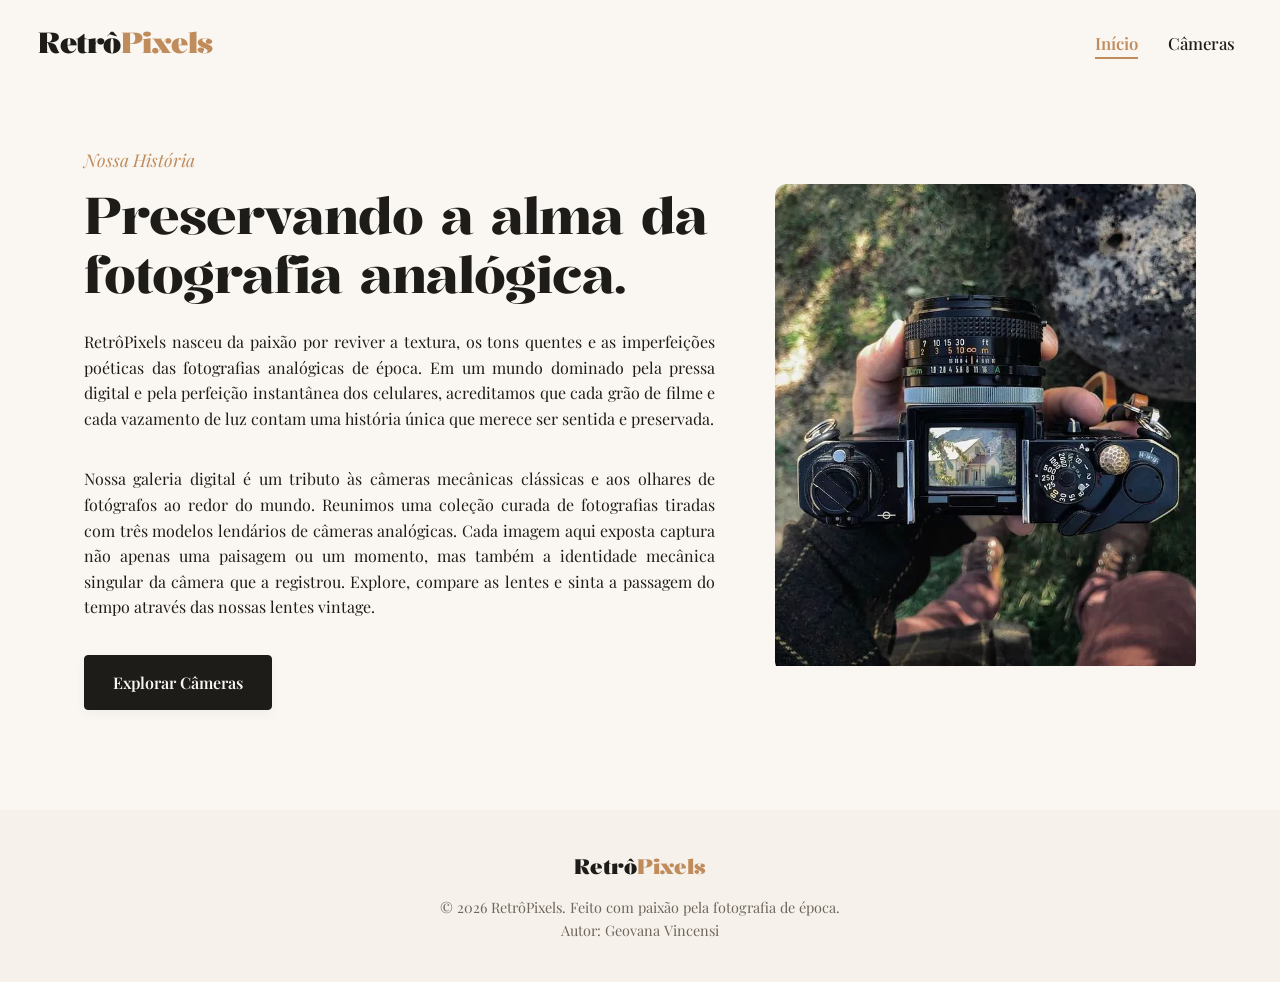
<file: public/index.html>
<!DOCTYPE html>
<html lang="pt-br">
<head>
    <meta charset="UTF-8">
    <meta name="viewport" content="width=device-width, initial-scale=1.0">
    <title>RetrôPixels - Sobre Nós</title>
    <link rel="stylesheet" href="../src/assets/css/style.css">
</head>
<body>

    <!--NavBar-->    
    <header class="header-nav">
        <div class="nav-container">
            <a href="index.html" class="logo">Retrô<span>Pixels</span></a>
            <nav>
                <ul class="nav-menu">
                    <li><a href="index.html" class="nav-link active">Início</a></li>
                    <li><a href="cameras.html" class="nav-link">Câmeras</a></li>
                </ul>
            </nav>
        </div>
    </header>

    <main>
        <div class="container">
            <section class="intro-section">
                <div class="intro-text-wrapper">
                    <span class="intro-tag">Nossa História</span>
                    <h1 class="intro-title">Preservando a alma da fotografia analógica.</h1>
                    
                    <p class="intro-p">
                        RetrôPixels nasceu da paixão por reviver a textura, os tons quentes e as imperfeições poéticas das fotografias analógicas de época. Em um mundo dominado pela pressa digital e pela perfeição instantânea dos celulares, acreditamos que cada grão de filme e cada vazamento de luz contam uma história única que merece ser sentida e preservada.
                    </p>
                    
                    <p class="intro-p">
                        Nossa galeria digital é um tributo às câmeras mecânicas clássicas e aos olhares de fotógrafos ao redor do mundo. Reunimos uma coleção curada de fotografias tiradas com três modelos lendários de câmeras analógicas. Cada imagem aqui exposta captura não apenas uma paisagem ou um momento, mas também a identidade mecânica singular da câmera que a registrou. Explore, compare as lentes e sinta a passagem do tempo através das nossas lentes vintage.
                    </p>
                    
                    <a href="cameras.html" class="btn-primary">Explorar Câmeras</a>
                </div>

                <!-- Coluna da imagem principal -->
                <div class="intro-image-wrapper">
                    <img src="../src/assets/img/img_Inicio.png" 
                         alt="Câmera vintage clássica" 
                         class="intro-img">
                </div>
            </section>
        </div>
    </main>

    <!-- Rodapé -->
    <footer>
        <div class="container">
            <a href="index.html" class="footer-logo">Retrô<span>Pixels</span></a>
            <p class="footer-text">&copy; 2026 RetrôPixels. Feito com paixão pela fotografia de época.</p>
            <p class="footer-text">Autor: Geovana Vincensi</p>
        </div>
    </footer>

</body>
</html>
</file>
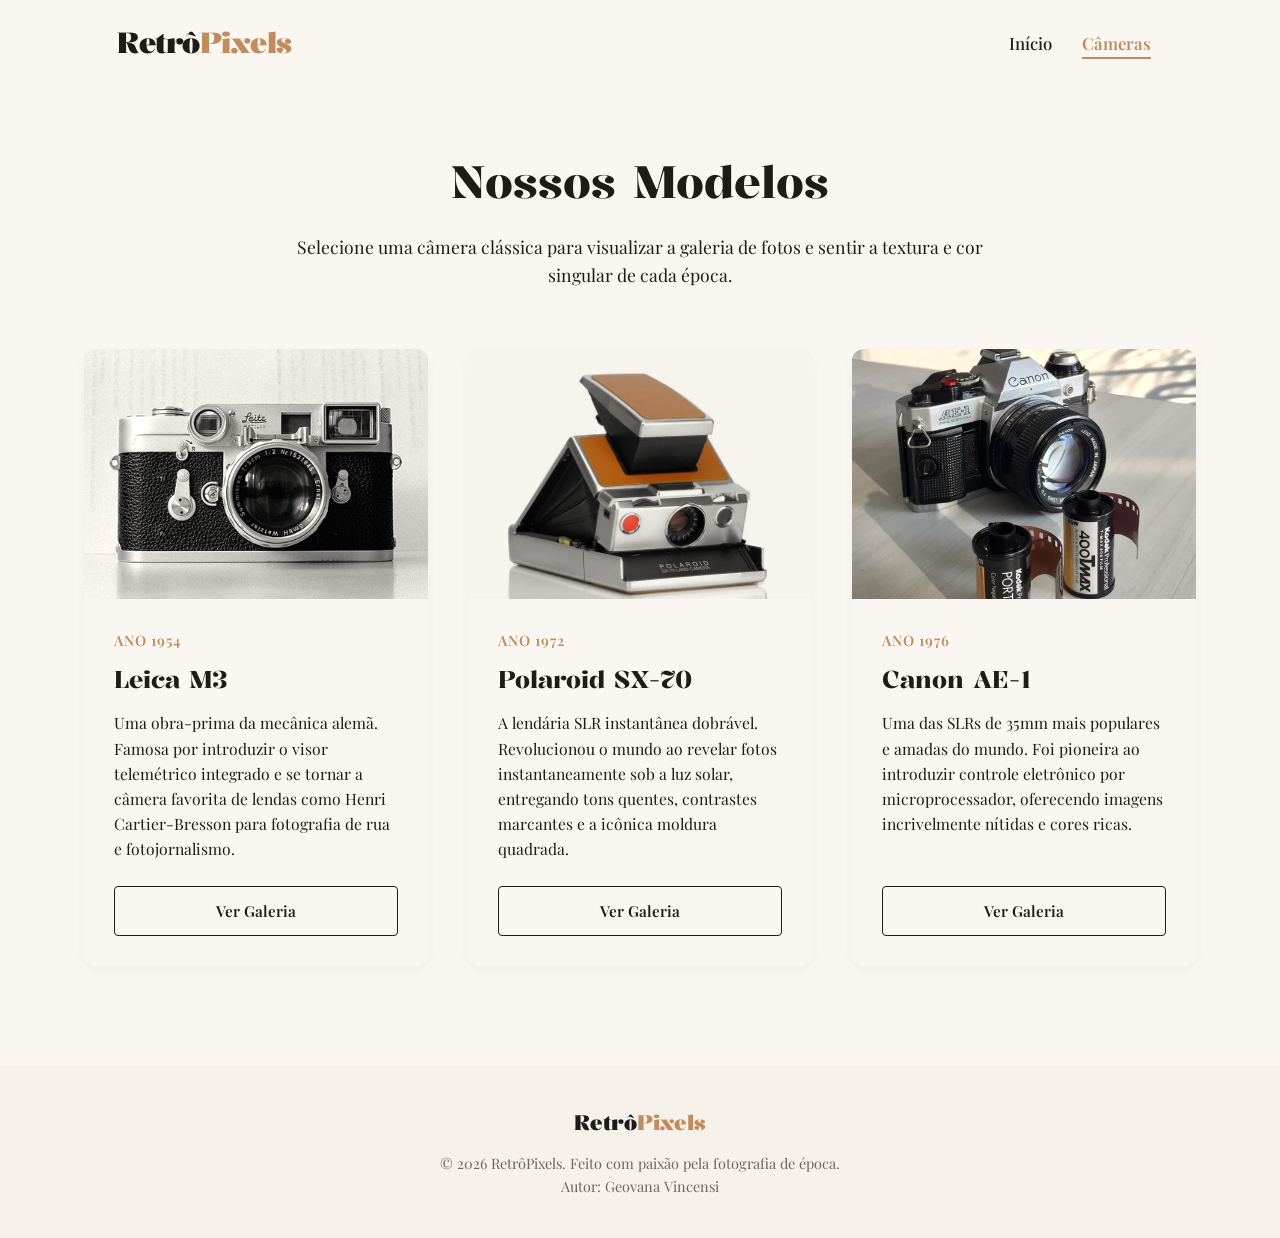
<file: public/cameras.html>
<!DOCTYPE html>
<html lang="pt-br">
<head>
    <meta charset="UTF-8">
    <meta name="viewport" content="width=device-width, initial-scale=1.0">
    <title>RetrôPixels - Modelos de Câmeras</title>
    <link rel="stylesheet" href="../src/assets/css/style.css">
</head>
<body>

    <!-- Cabeçalho e Navegação Comum -->
    <header class="header-nav">
        <div class="container nav-container">
            <a href="index.html" class="logo">Retrô<span>Pixels</span></a>
            <nav>
                <ul class="nav-menu">
                    <li><a href="index.html" class="nav-link">Início</a></li>
                    <li><a href="cameras.html" class="nav-link active">Câmeras</a></li>
                </ul>
            </nav>
        </div>
    </header>

    <!-- Conteúdo Principal -->
    <main>
        <div class="container">
            <!-- Cabeçalho da Seção -->
            <div class="section-header">
                <h1 class="section-title">Nossos Modelos</h1>
                <p class="section-subtitle">Selecione uma câmera clássica para visualizar a galeria de fotos e sentir a textura e cor singular de cada época.</p>
            </div>

            <!-- Grid de Câmeras -->
            <div class="cameras-grid">
                <!-- Card - Leica M3 -->
                <article class="camera-card">
                    <div class="camera-img-container">
                        <img src="../src/assets/img/LeicaM3.png" 
                             alt="Câmera Leica M3 Rangefinder" 
                             class="camera-card-img">
                    </div>
                    <div class="camera-card-info">
                        <span class="camera-year">Ano 1954</span>
                        <h2 class="camera-name">Leica M3</h2>
                        <p class="camera-desc">
                            Uma obra-prima da mecânica alemã. Famosa por introduzir o visor telemétrico integrado e se tornar a câmera favorita de lendas como Henri Cartier-Bresson para fotografia de rua e fotojornalismo.
                        </p>
                        <a href="galeria.html?camera=leica" class="btn-card">Ver Galeria</a>
                    </div>
                </article>

                <!-- Card - Polaroid SX-70 -->
                <article class="camera-card">
                    <div class="camera-img-container">
                        <img src="../src/assets/img/polaroid.png" 
                             alt="Câmera Polaroid SX-70 Instantânea" 
                             class="camera-card-img">
                    </div>
                    <div class="camera-card-info">
                        <span class="camera-year">Ano 1972</span>
                        <h2 class="camera-name">Polaroid SX-70</h2>
                        <p class="camera-desc">
                            A lendária SLR instantânea dobrável. Revolucionou o mundo ao revelar fotos instantaneamente sob a luz solar, entregando tons quentes, contrastes marcantes e a icônica moldura quadrada.
                        </p>
                        <a href="galeria.html?camera=polaroid" class="btn-card">Ver Galeria</a>
                    </div>
                </article>

                <!-- Card - Canon AE-1 -->
                <article class="camera-card">
                    <div class="camera-img-container">
                        <img src="../src/assets/img/CanonAE1.png" 
                             alt="Câmera Canon AE-1 SLR" 
                             class="camera-card-img">
                    </div>
                    <div class="camera-card-info">
                        <span class="camera-year">Ano 1976</span>
                        <h2 class="camera-name">Canon AE-1</h2>
                        <p class="camera-desc">
                            Uma das SLRs de 35mm mais populares e amadas do mundo. Foi pioneira ao introduzir controle eletrônico por microprocessador, oferecendo imagens incrivelmente nítidas e cores ricas.
                        </p>
                        <a href="galeria.html?camera=canon" class="btn-card">Ver Galeria</a>
                    </div>
                </article>
            </div>
        </div>
    </main>

    <!-- Rodapé -->
    <footer>
        <div class="container">
            <a href="index.html" class="footer-logo">Retrô<span>Pixels</span></a>
            <p class="footer-text">&copy; 2026 RetrôPixels. Feito com paixão pela fotografia de época.</p>
            <p class="footer-text">Autor: Geovana Vincensi</p>
        </div>
    </footer>

</body>
</html>
</file>
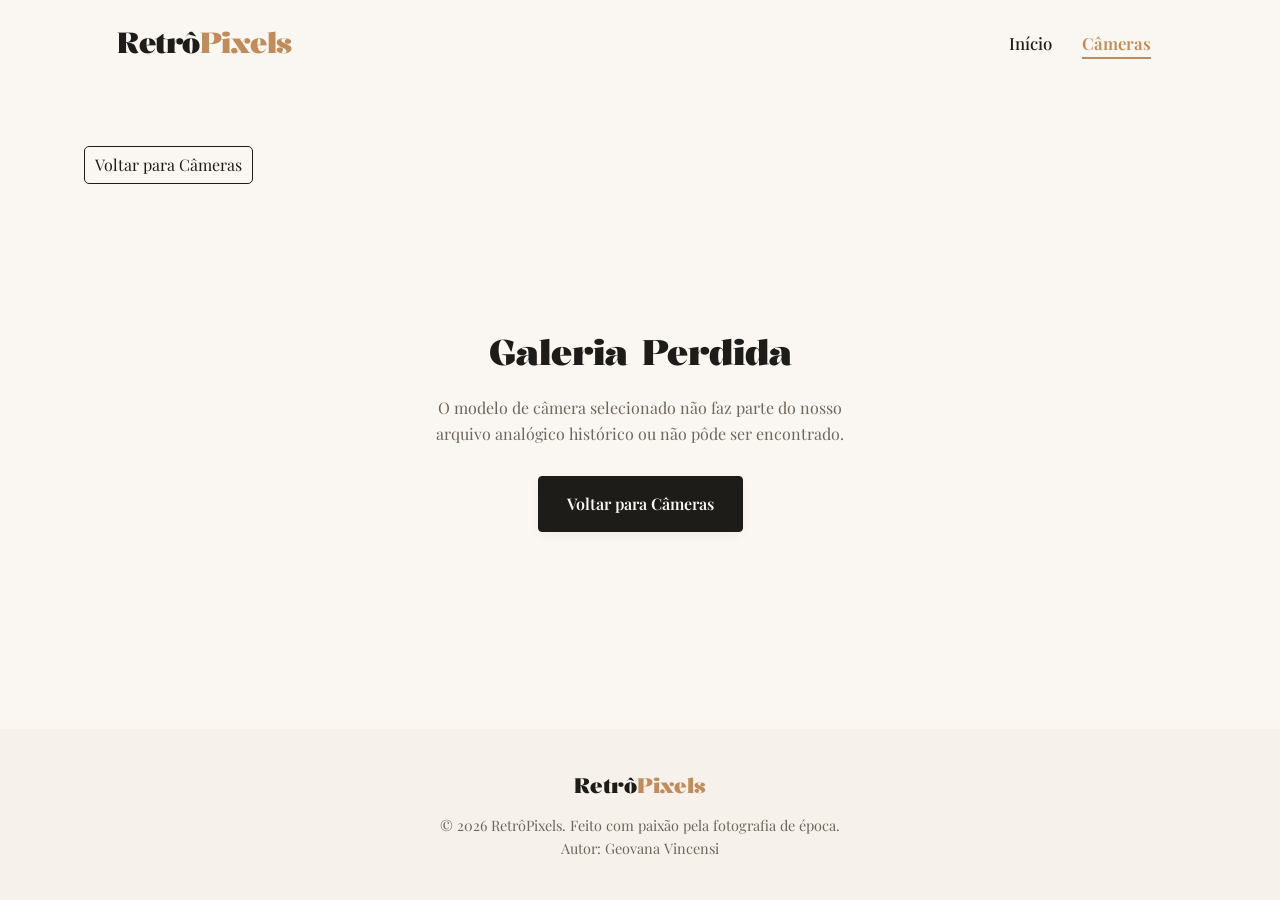
<file: public/galeria.html>
<!DOCTYPE html>
<html lang="pt-br">
<head>
    <meta charset="UTF-8">
    <meta name="viewport" content="width=device-width, initial-scale=1.0">
    <title>RetrôPixels - Galeria</title>
    <link rel="stylesheet" href="../src/assets/css/style.css"> 
    <script src="../src/components/gallery.js" defer></script>
</head>
<body>
    <!-- Logo e Navegação -->
    <header class="header-nav">
        <div class="container nav-container">
            <a href="index.html" class="logo">Retrô<span>Pixels</span></a>
            <nav>
                <ul class="nav-menu">
                    <li><a href="index.html" class="nav-link">Início</a></li>
                    <li><a href="cameras.html" class="nav-link active">Câmeras</a></li>
                </ul>
            </nav>
        </div>
    </header>

    <!-- Conteúdo Principal -->
    <main>
        <div class="container">
            
            <!-- Navegação da Galeria (Botão Voltar) -->
            <div class="gallery-nav">
                <a href="cameras.html" class="btn-back"> Voltar para Câmeras</a>
            </div>

            <!-- Contêiner Preenchido pelo JavaScript -->
            <div id="gallery-content">
                <!-- Estado Inicial de Carregamento -->
                <div class="gallery-camera-info">
                    <h1 class="gallery-camera-title">Carregando Galeria...</h1>
                    <p class="gallery-camera-desc">Buscando as fotografias analógicas no arquivo...</p>
                </div>
            </div>

        </div>
    </main>

    <!-- Rodapé -->
    <footer>
        <div class="container">
            <a href="index.html" class="footer-logo">Retrô<span>Pixels</span></a>
            <p class="footer-text">&copy; 2026 RetrôPixels. Feito com paixão pela fotografia de época.</p>
            <p class="footer-text">Autor: Geovana Vincensi</p>
        </div>
    </footer>

</body>
</html>
</file>
<file: src/assets/css/style.css>
@import url('https://fonts.googleapis.com/css2?family=Kalnia:wght@100..700&family=Playfair+Display:ital,wght@0,400..900;1,400..900&display=swap');
:root {
    --bg-color: #faf7f2;
    --text-color: #1e1c19;   
    --text-muted: #6e655c;    
    --accent-color: #c08c5c;   
    --accent-hover: #a17043;
     --shadow-sm: 0 4px 12px rgba(30, 28, 25, 0.04);
    --shadow-md: 0 10px 30px rgba(30, 28, 25, 0.08);
    --transition-smooth: all 0.4s;
}


* {
    margin: 0;
    padding: 0;
    box-sizing: border-box; /* Garante que bordas não aumentem o tamanho final da caixa */
}

body {
    font-family: 'Playfair Display', Georgia, serif;
    background-color: var(--bg-color);
    color: var(--text-color);
    line-height: 1.6;
    min-height: 100vh;
    display: flex;
    flex-direction: column;
    overflow-x: hidden;
}

/* Container geral da página*/
.container{
    width: 90%;
    max-width: 1200px;
    margin: 0 auto;
    padding: 0 20px;
}
.header-nav {
    position: sticky;
    top: 0;
    z-index: 100;
    background-color: rgba(250, 247, 242, 0.85);
    backdrop-filter: blur(12px);
    -webkit-backdrop-filter: blur(12px);
    border-bottom: 1px solid var(--border-color);
    padding: 20px 0;
    transition: var(--transition-smooth);
}
.nav-container{
    display: flex;
    justify-content: space-between;
    align-items: center;
}
.logo {
    font-family: 'Kalnia', serif;
    font-size: 1.8rem;
    font-weight: 700;
    color: var(--text-color);
    text-decoration: none;
    letter-spacing: -0.5px;
    margin-left: 3%;
}
.logo span {
    color: var(--accent-color);
}
.logo:hover {
    opacity: 0.85;
}
.nav-menu{
    display: flex;
    list-style: none;
    gap: 30px;
    margin-right: 45px;
}
.nav-link{
    font-family: 'Playfair Display', serif;
    font-size: 1.05rem;
    font-weight: 500;
    color: var(--text-color);
    text-decoration: none;
    position: relative;
    padding: 5px 0;
    transition: var(--transition-smooth);
}
.nav-link::after {
    content: '';
    position: absolute;
    bottom: 0;
    left: 0;
    width: 0;
    height: 1.5px;
    background-color: var(--accent-color);
    transition: var(--transition-smooth);
}
.nav-link:hover {
    color: var(--accent-color);
}
.nav-link:hover::after,
.nav-link.active::after {
    width: 100%;
}
.nav-link.active {
    color: var(--accent-color);
    font-weight: 600;
}
main {
    flex: 1;
    padding: 60px 0 100px 0;
}
.intro-section {
    display: grid;
    grid-template-columns: 1.2fr 0.8fr;
    gap: 60px;
    align-items: center;
}
.intro-text-wrapper {
    max-width: 650px;
}
.intro-tag {
    font-family: 'Playfair Display', serif;
    font-style: italic;
    color: var(--accent-color);
    font-size: 1.1rem;
    margin-bottom: 12px;
    display: inline-block;
}
.intro-title {
    font-family: 'Kalnia', serif;
    font-size: 3.2rem;
    font-weight: 600;
    line-height: 1.15;
    margin-bottom: 25px;
    letter-spacing: -1px;
}
.intro-p{
    margin-bottom: 35px;
    text-align: justify;
}
.btn-primary {
    display: inline-block;
    background-color: var(--text-color);
    color: var(--bg-color);
    padding: 14px 28px;
    border-radius: 4px;
    text-decoration: none;
    font-family: 'Playfair Display', serif;
    font-weight: 600;
    font-size: 1rem;
    border: 1px solid var(--text-color);
    transition: var(--transition-smooth);
    box-shadow: var(--shadow-sm);
}
.btn-primary:hover {
    border-color: var(--accent-color);
    transform: translateY(-2px);
    box-shadow: var(--shadow-md);
}
.intro-image-wrapper{
     position: relative;
     border-radius: 12px;
     overflow: hidden;
     object-fit: cover;
     transition: var(--transition-smooth);
}
.intro-img{
    width: 100%;
    height: 100%;
    object-fit: cover;
    transition: var(--transition-smooth);
}
/* Rodapé */
footer {
    border-top: 1px solid var(--border-color);
    padding: 40px 0;
    text-align: center;
    background-color: #f6f2eb;
}

.footer-logo {
    font-family: 'Kalnia', serif;
    font-weight: 700;
    font-size: 1.3rem;
    color: var(--text-color);
    text-decoration: none;
    display: inline-block;
    margin-bottom: 12px;
}

.footer-logo span {
    color: var(--accent-color);
}

.footer-text {
    font-size: 0.9rem;
    color: var(--text-muted);
}

/* Página das Câmeras */
.section-header {
    text-align: center;
    max-width: 700px;
    margin: 0 auto 60px auto;
}
.section-title {
    font-family: 'Kalnia', serif;
    font-size: 2.8rem;
    font-weight: 600;
    margin-bottom: 15px;
}
.section-subtitle {
    font-size: 1.1rem;
}
/* Grid de Cards das Câmeras */
.cameras-grid {
    display: grid;
    grid-template-columns: repeat(auto-fit, minmax(320px, 1fr));
    gap: 40px;
}
.camera-card {
    background-color: var(--card-bg);
    border: 1px solid var(--border-color);
    border-radius: 12px;
    overflow: hidden;
    display: flex;
    flex-direction: column;
    box-shadow: var(--shadow-sm);
    transition: var(--transition-smooth);
}
.camera-card:hover {
    transform: translateY(-8px);
    box-shadow: var(--shadow-md);
    border-color: var(--accent-color);
}
.camera-img-container {
    height: 250px;
    overflow: hidden;
    position: relative;
    background-color: #e6dfd5;
}
.camera-card-img {
    width: 100%;
    height: 100%;
    object-fit: cover;
    filter: sepia(0.1);
    transition: var(--transition-smooth);
}
.camera-card-info {
    padding: 30px;
    display: flex;
    flex-direction: column;
    flex-grow: 1;
}
.camera-year {
    font-size: 0.9rem;
    color: var(--accent-color);
    font-weight: 600;
    margin-bottom: 8px;
    text-transform: uppercase;
    letter-spacing: 1px;
}
.camera-name {
    font-family: 'Kalnia', serif;
    font-size: 1.5rem;
    font-weight: 600;
    margin-bottom: 12px;
    color: var(--text-color);
}
.camera-desc {
    font-size: 0.98rem;
    margin-bottom: 25px;
    flex-grow: 1;
}
.btn-card {
    display: block;
    width: 100%;
    text-align: center;
    background-color: transparent;
    color: var(--text-color);
    border: 1px solid var(--text-color);
    padding: 12px;
    border-radius: 4px;
    text-decoration: none;
    font-family: 'Playfair Display', serif;
    font-weight: 600;
    font-size: 0.95rem;
    transition: var(--transition-smooth);
}
.camera-card:hover .btn-card {
    background-color:#a17043;
    border: transparent;
    color: var(--bg-color);
}

/* Página da Galeria */
.gallery-nav {
    display: flex;
    justify-content: space-between;
    align-items: center;
    margin-bottom: 40px;
    border-bottom: 1px solid var(--border-color);
    padding-bottom: 20px;
}
.btn-back {
    color: var(--text-color);
    border: 1px solid var(--text-color);
    text-decoration: none;
    padding: 5px 10px;
    display: inline-block;
    border-radius: 5px;

}
.btn-back:hover {
    border-radius: 4px;
    border: 1px solid;
    border: #1e1c19;
}
.gallery-camera-info {
    max-width: 800px;
    margin-bottom: 50px;
}
.gallery-camera-title {
    font-family: 'Kalnia', serif;
    font-size: 2.8rem;
    font-weight: 600;
    margin-bottom: 15px;
}
.gallery-camera-desc {
    font-size: 1.1rem;
    color: var(--text-muted);
}

/* Grid de Fotos */
.gallery-grid {
    display: grid;
    grid-template-columns: repeat(2, 1fr); /* Grid base */
    gap: 30px;
}
.gallery-item {
    position: relative;
    border-radius: 8px;
    overflow: hidden;
    box-shadow: var(--shadow-sm);
    background-color: var(--border-color);
    transition: var(--transition-smooth);
}
/* Tamanho das fotos */
.gallery-item.large {
    grid-column: span 2;
    aspect-ratio: 16 / 9;
}
.gallery-item.normal {
    aspect-ratio: 4 / 3;
}
.gallery-photo {
    width: 100%;
    height: 100%;
    object-fit: cover;
    display: block;
    transition: var(--transition-smooth);
}
.gallery-item:hover .gallery-photo {
    transform: scale(1.04);
}

/* Overlay com créditos da foto */
.photo-overlay {
    position: absolute;
    inset: 0;
    background: linear-gradient(0deg, rgba(30, 28, 25, 0.8) 0%, rgba(30, 28, 25, 0.2) 60%, rgba(30, 28, 25, 0) 100%);
    display: flex;
    flex-direction: column;
    justify-content: flex-end;
    z-index: 2;
    padding: 25px;
    opacity: 0;
    transition: var(--transition-smooth);
}

.gallery-item:hover .photo-overlay {
    opacity: 1;
}
.photo-author {
    color: #ffffff;
    font-family: 'Playfair Display', serif;
    font-weight: 600;
    font-size: 1.1rem;
    margin-bottom: 4px;
}
.photo-location {
    color: rgba(255, 255, 255, 0.75);
    font-size: 0.85rem;
    font-style: italic;
}
/* Estado de Erro na Galeria */
.error-container {
    text-align: center;
    padding: 80px 20px;
    max-width: 500px;
    margin: 0 auto;
}

.error-title {
    font-family: 'Kalnia', serif;
    font-size: 2.2rem;
    margin-bottom: 15px;
}

.error-text {
    color: var(--text-muted);
    margin-bottom: 30px;
}
</file>
